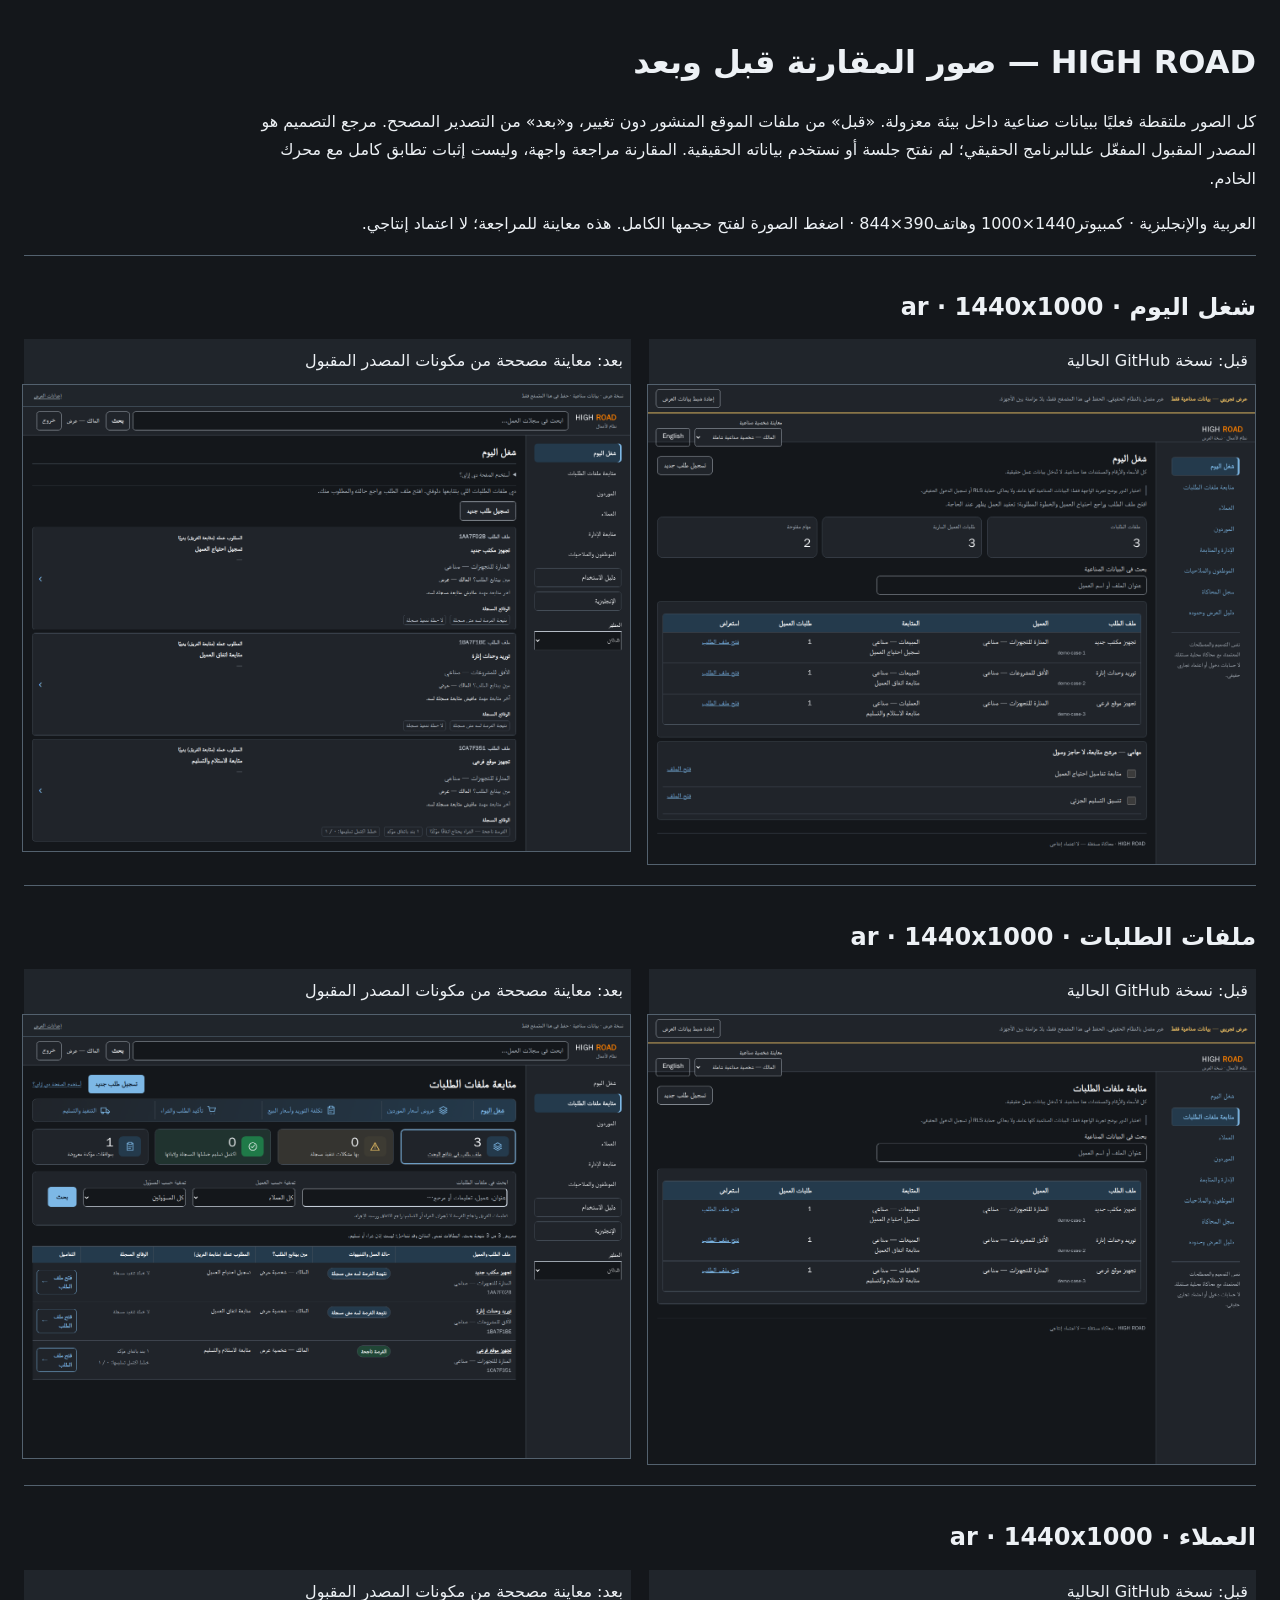
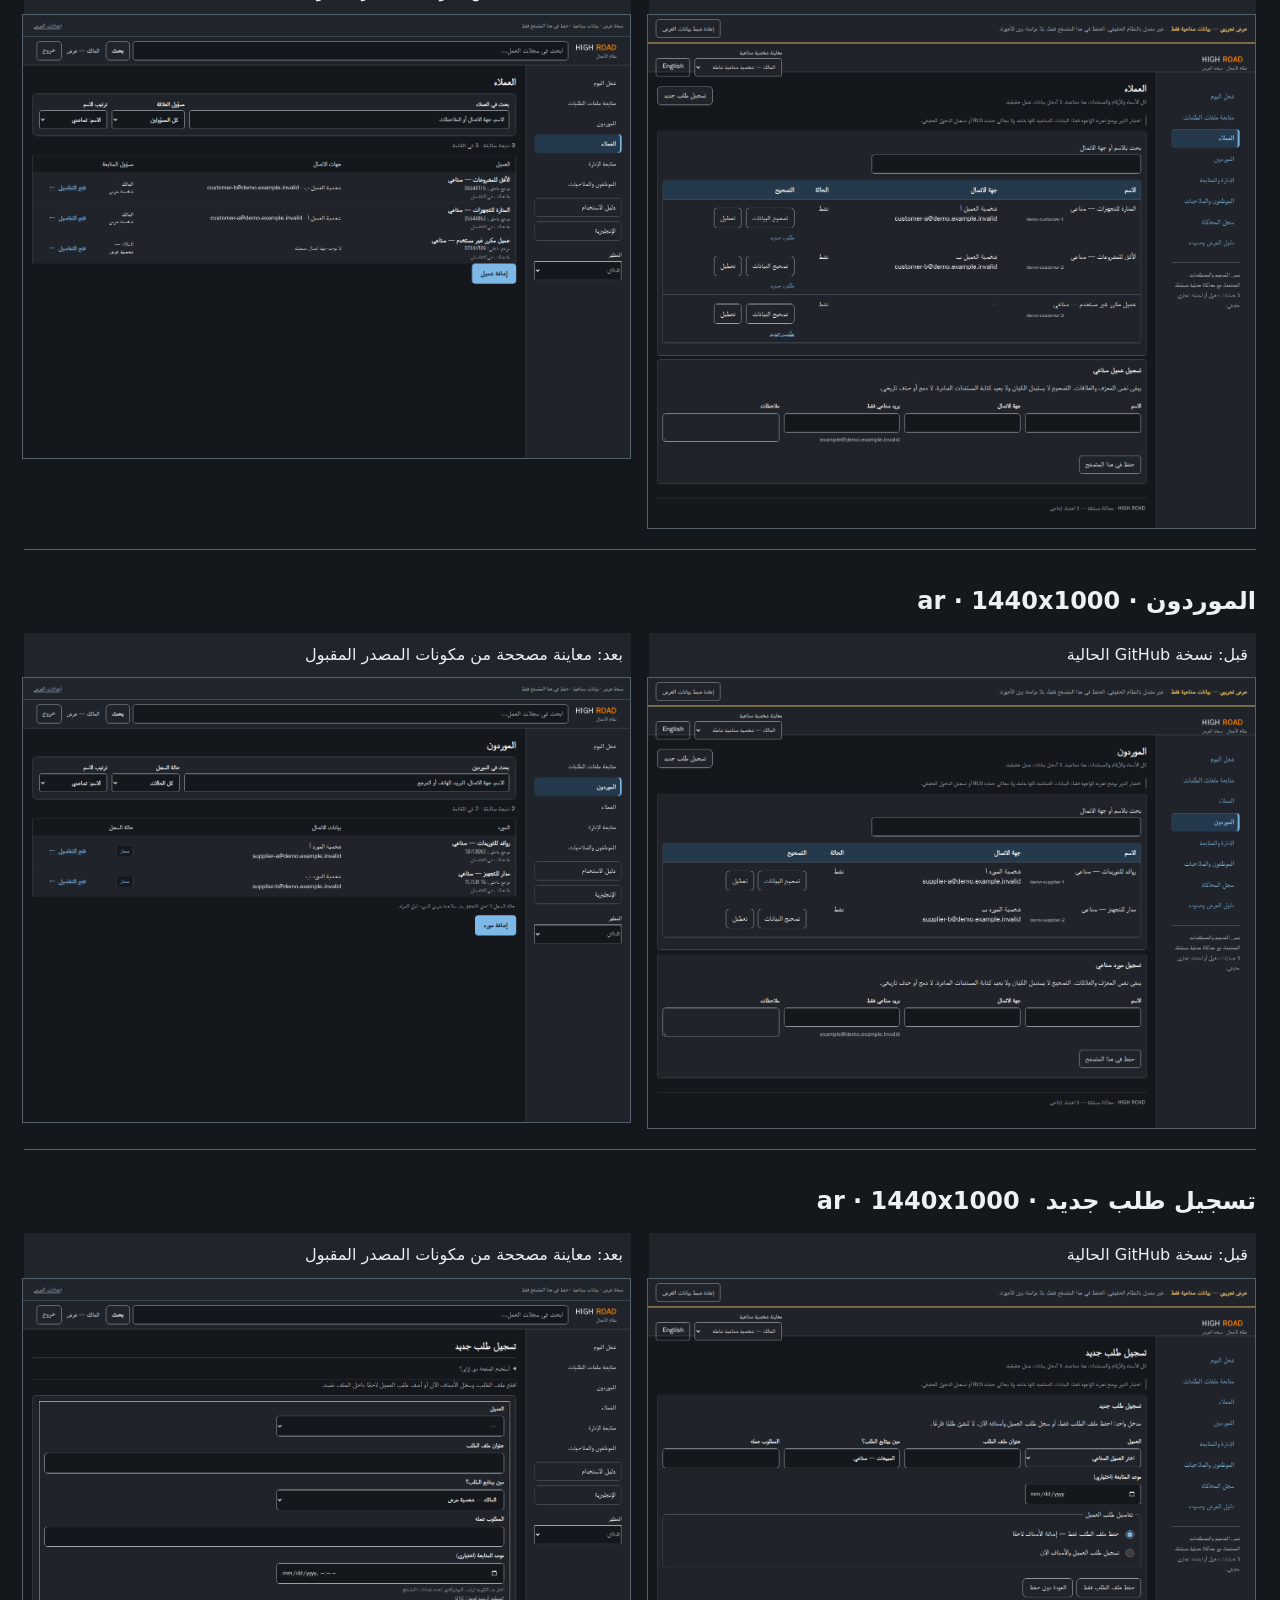
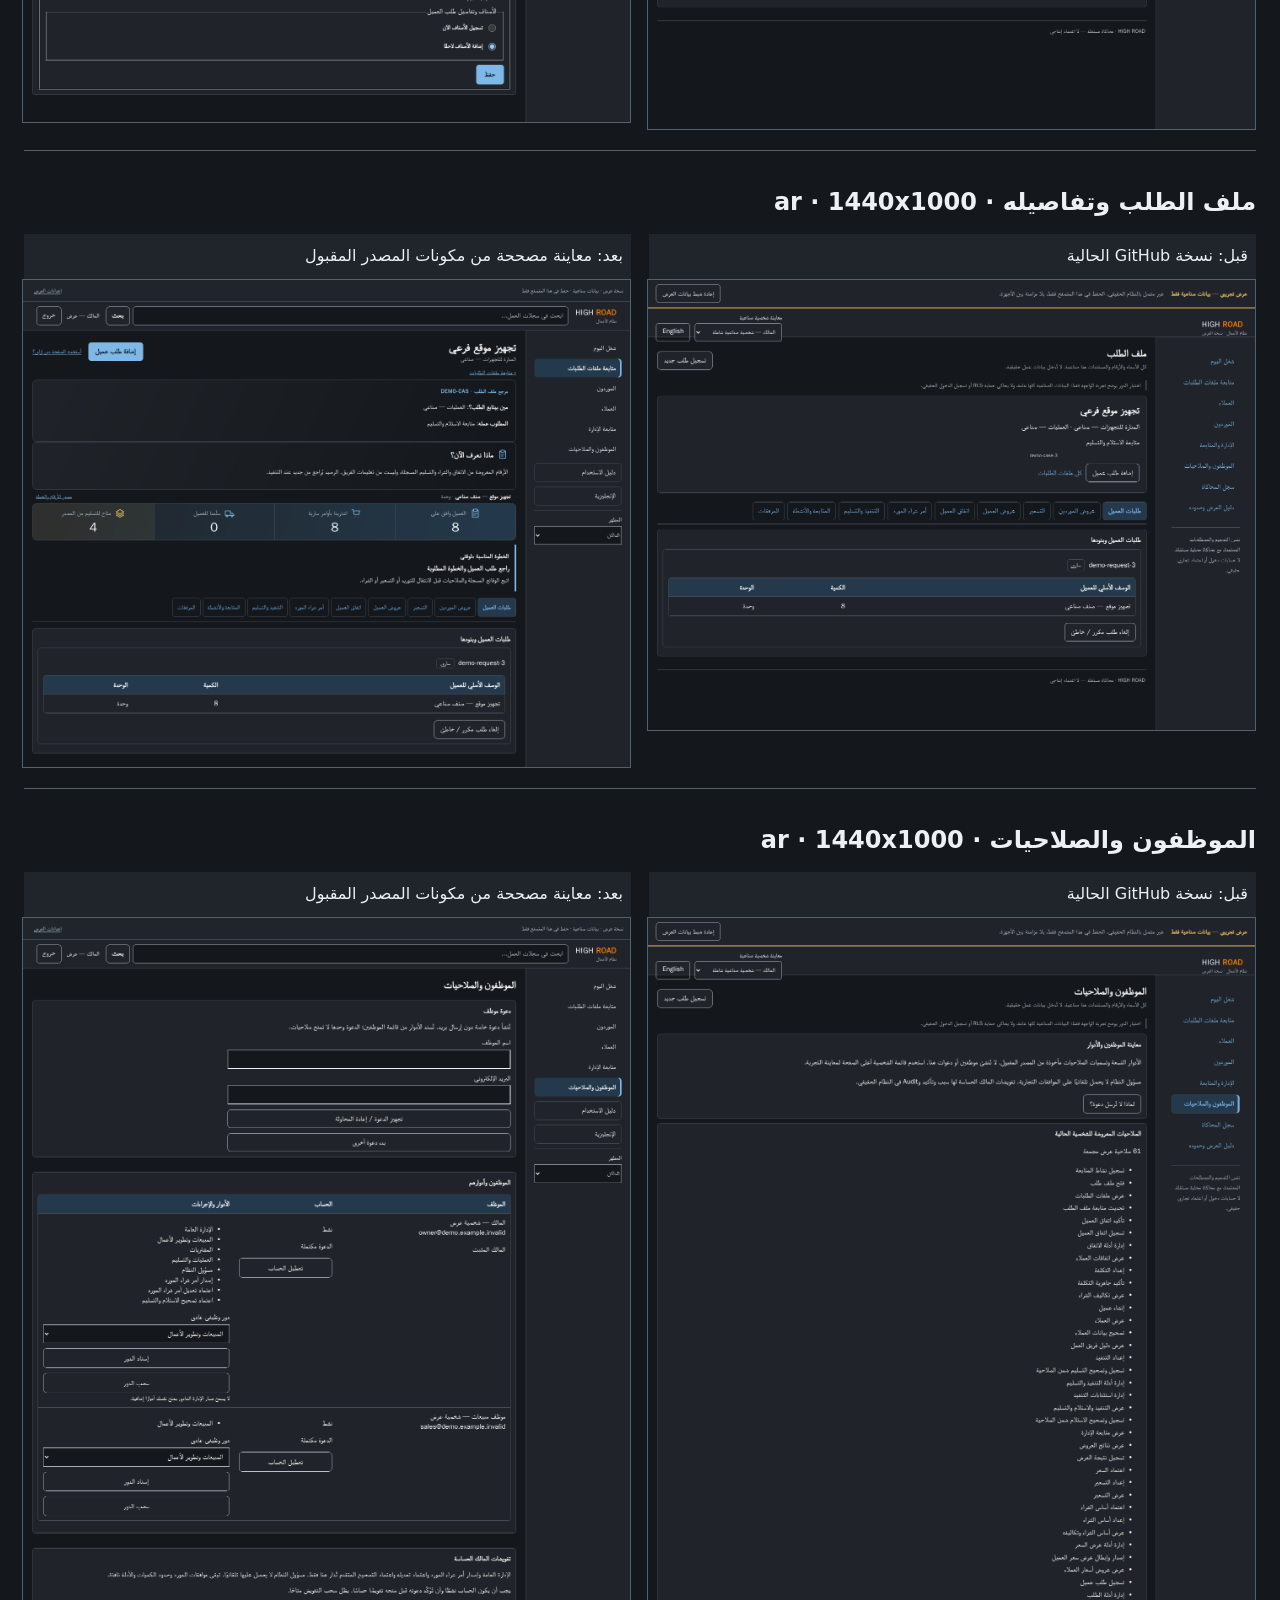
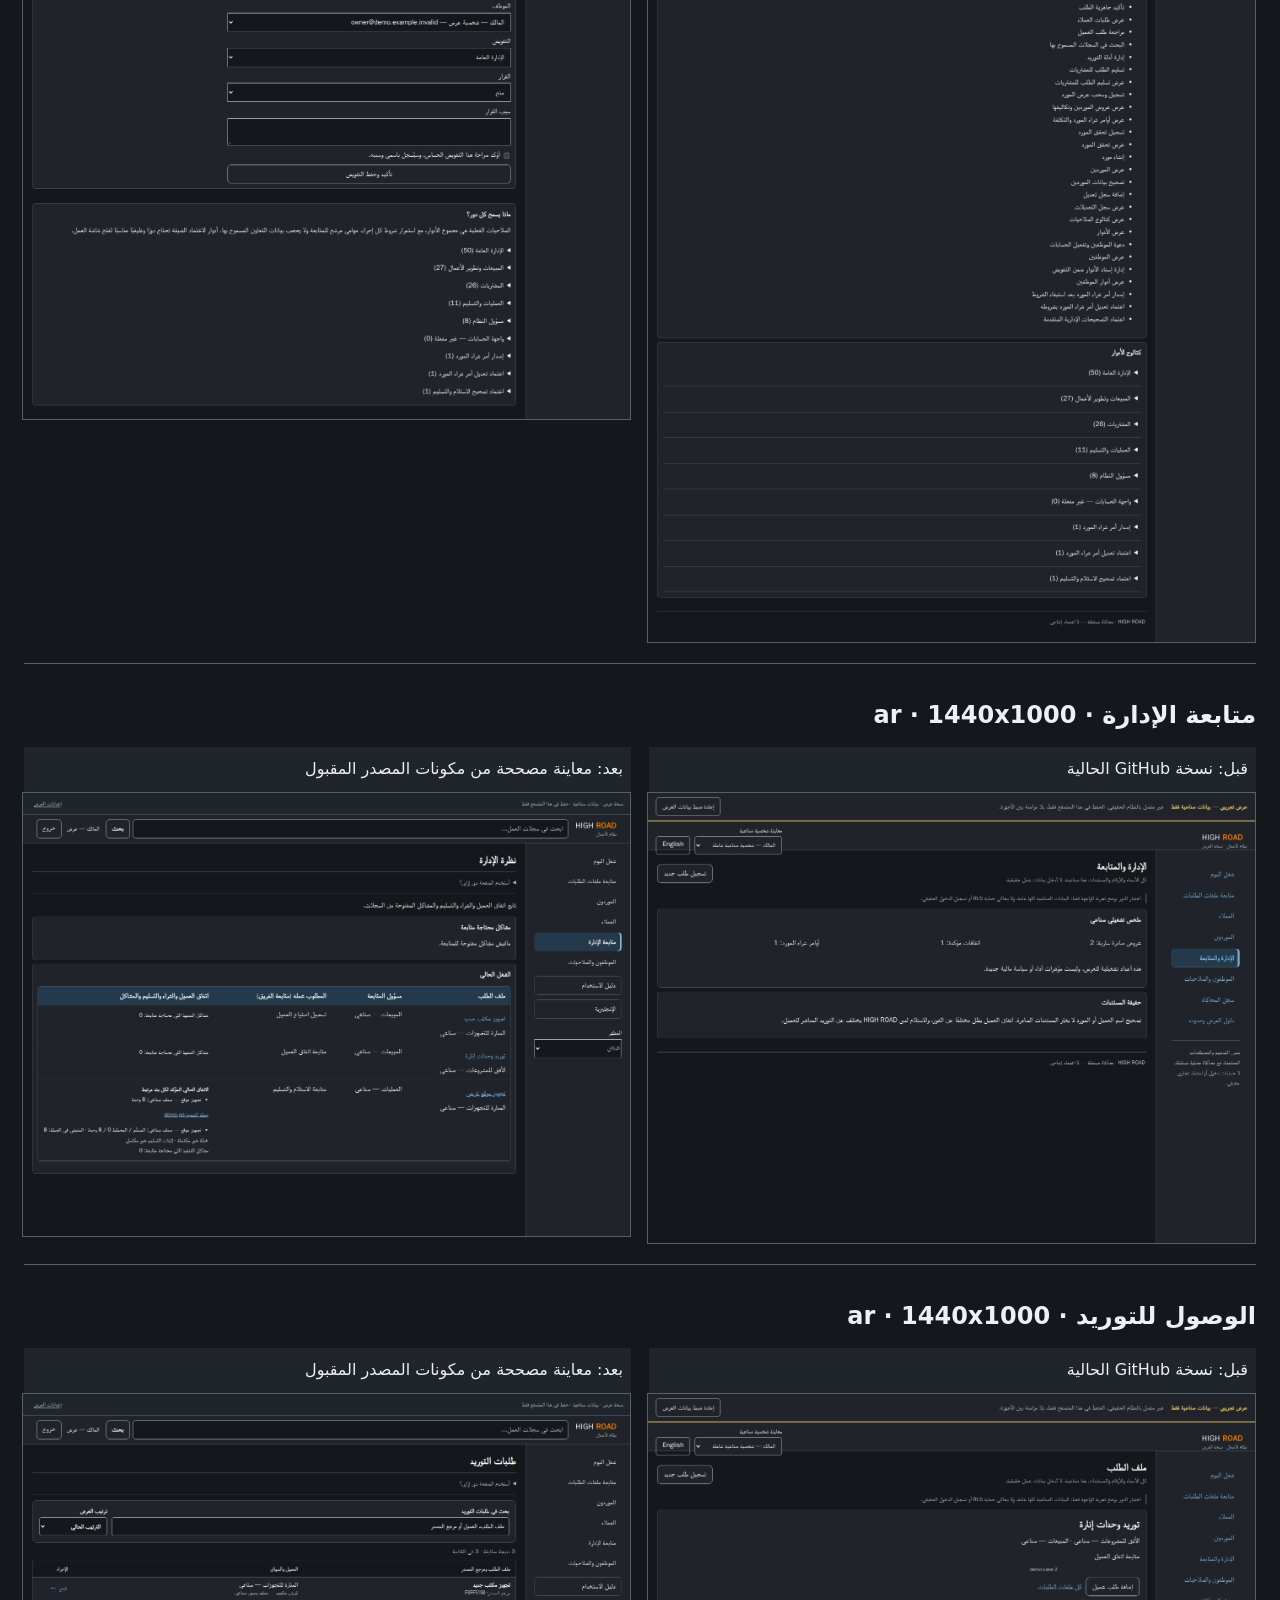
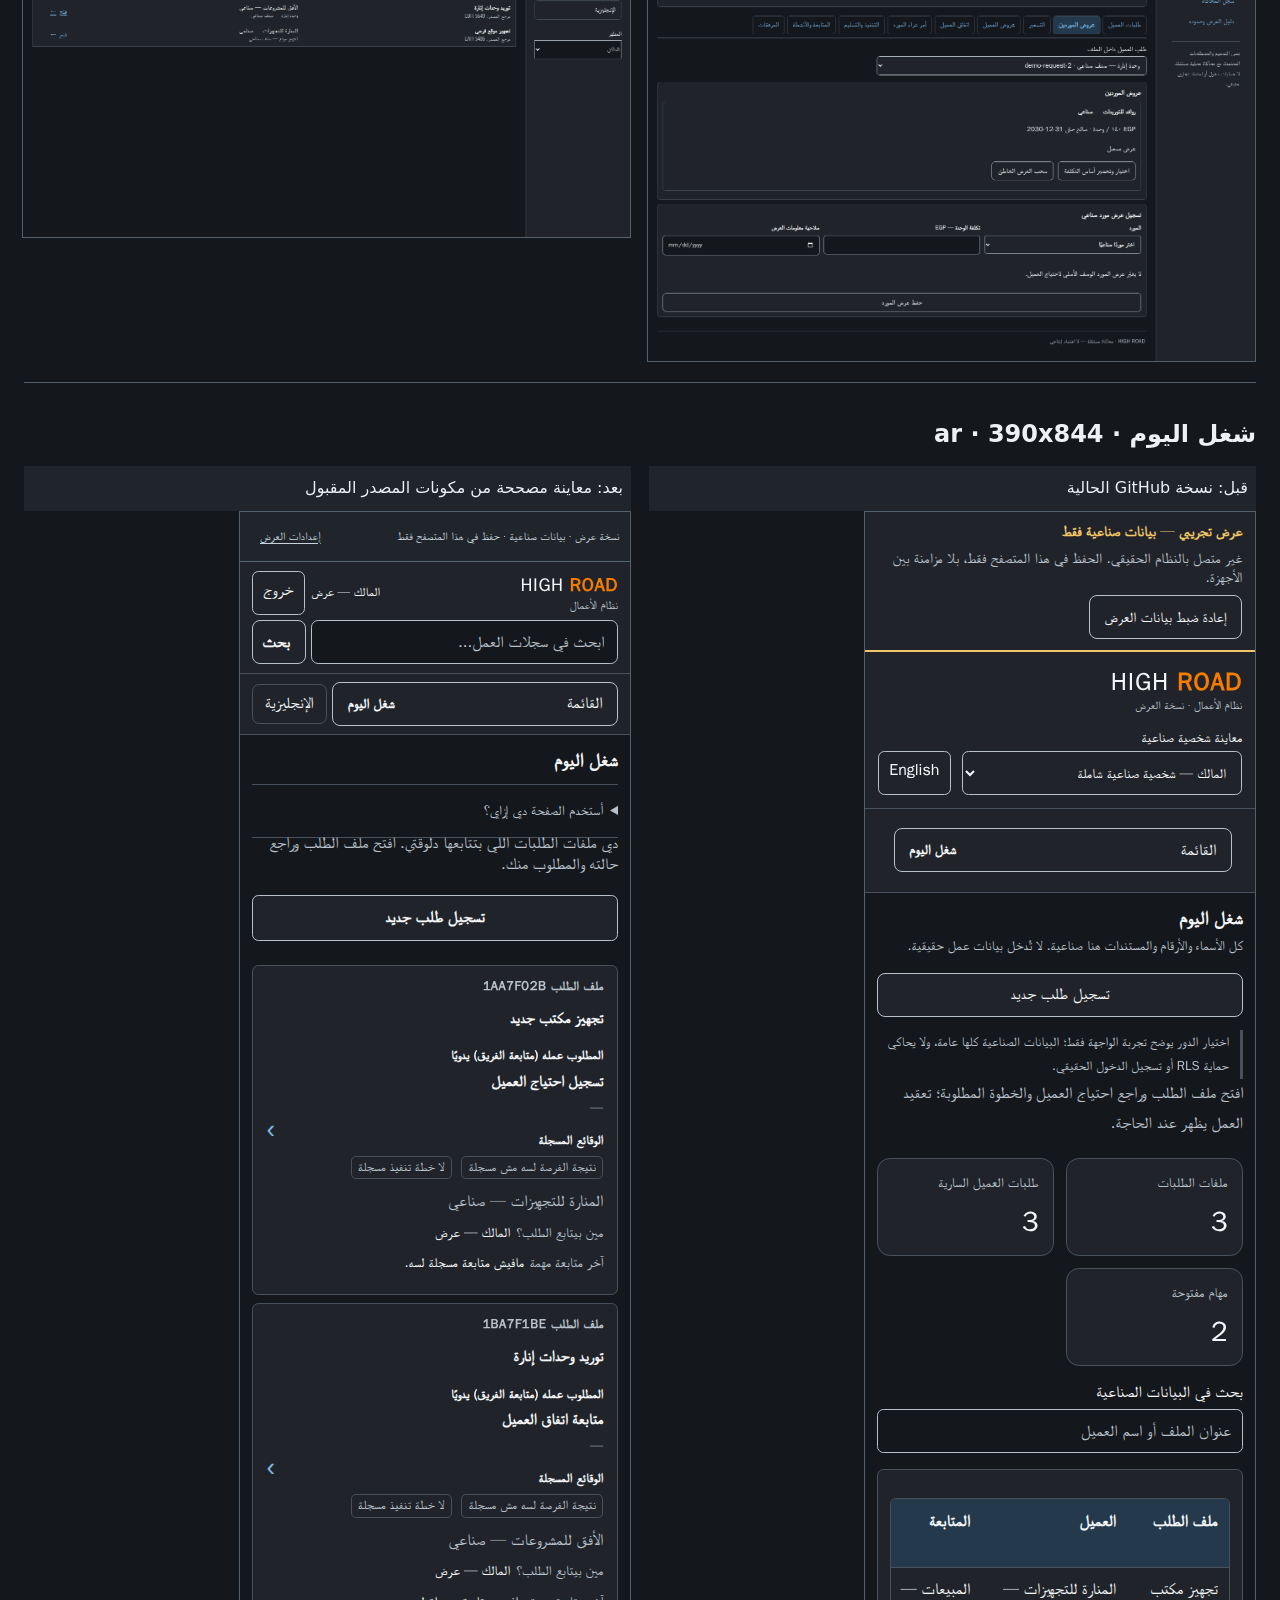
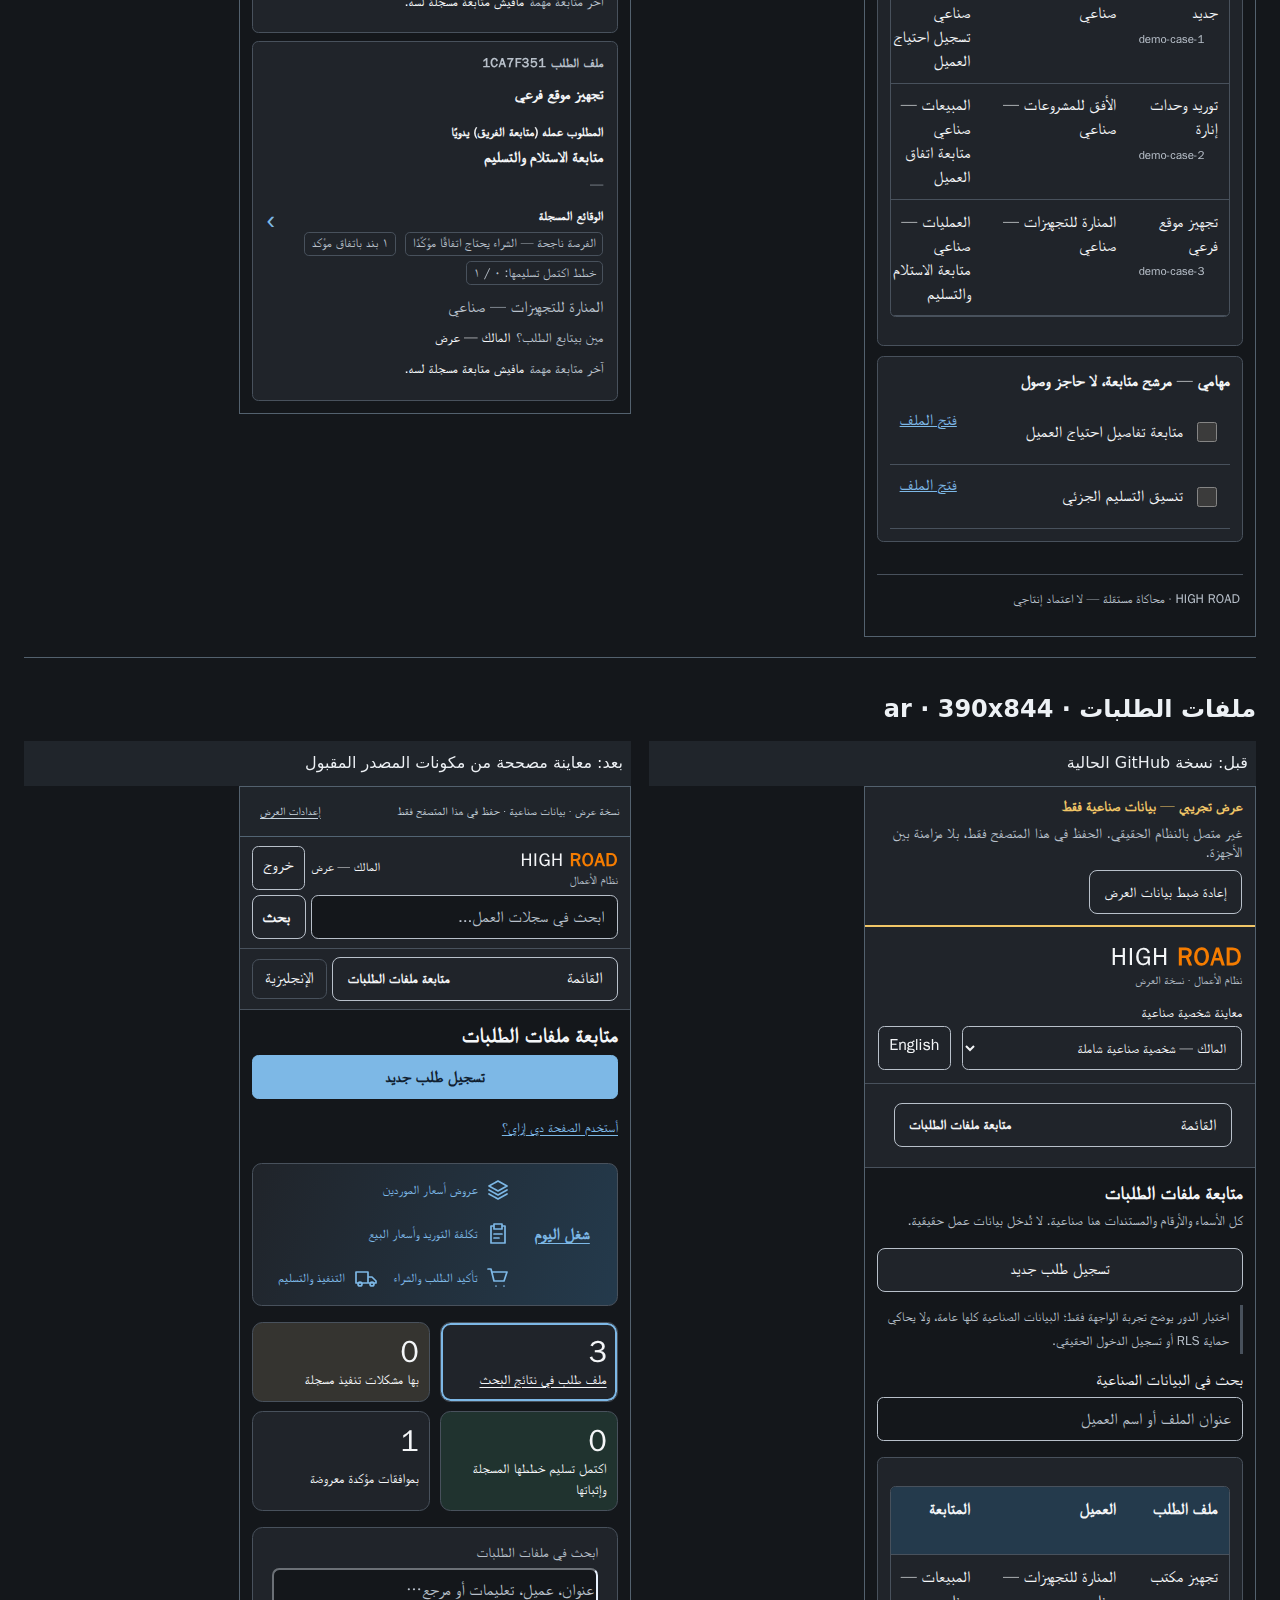
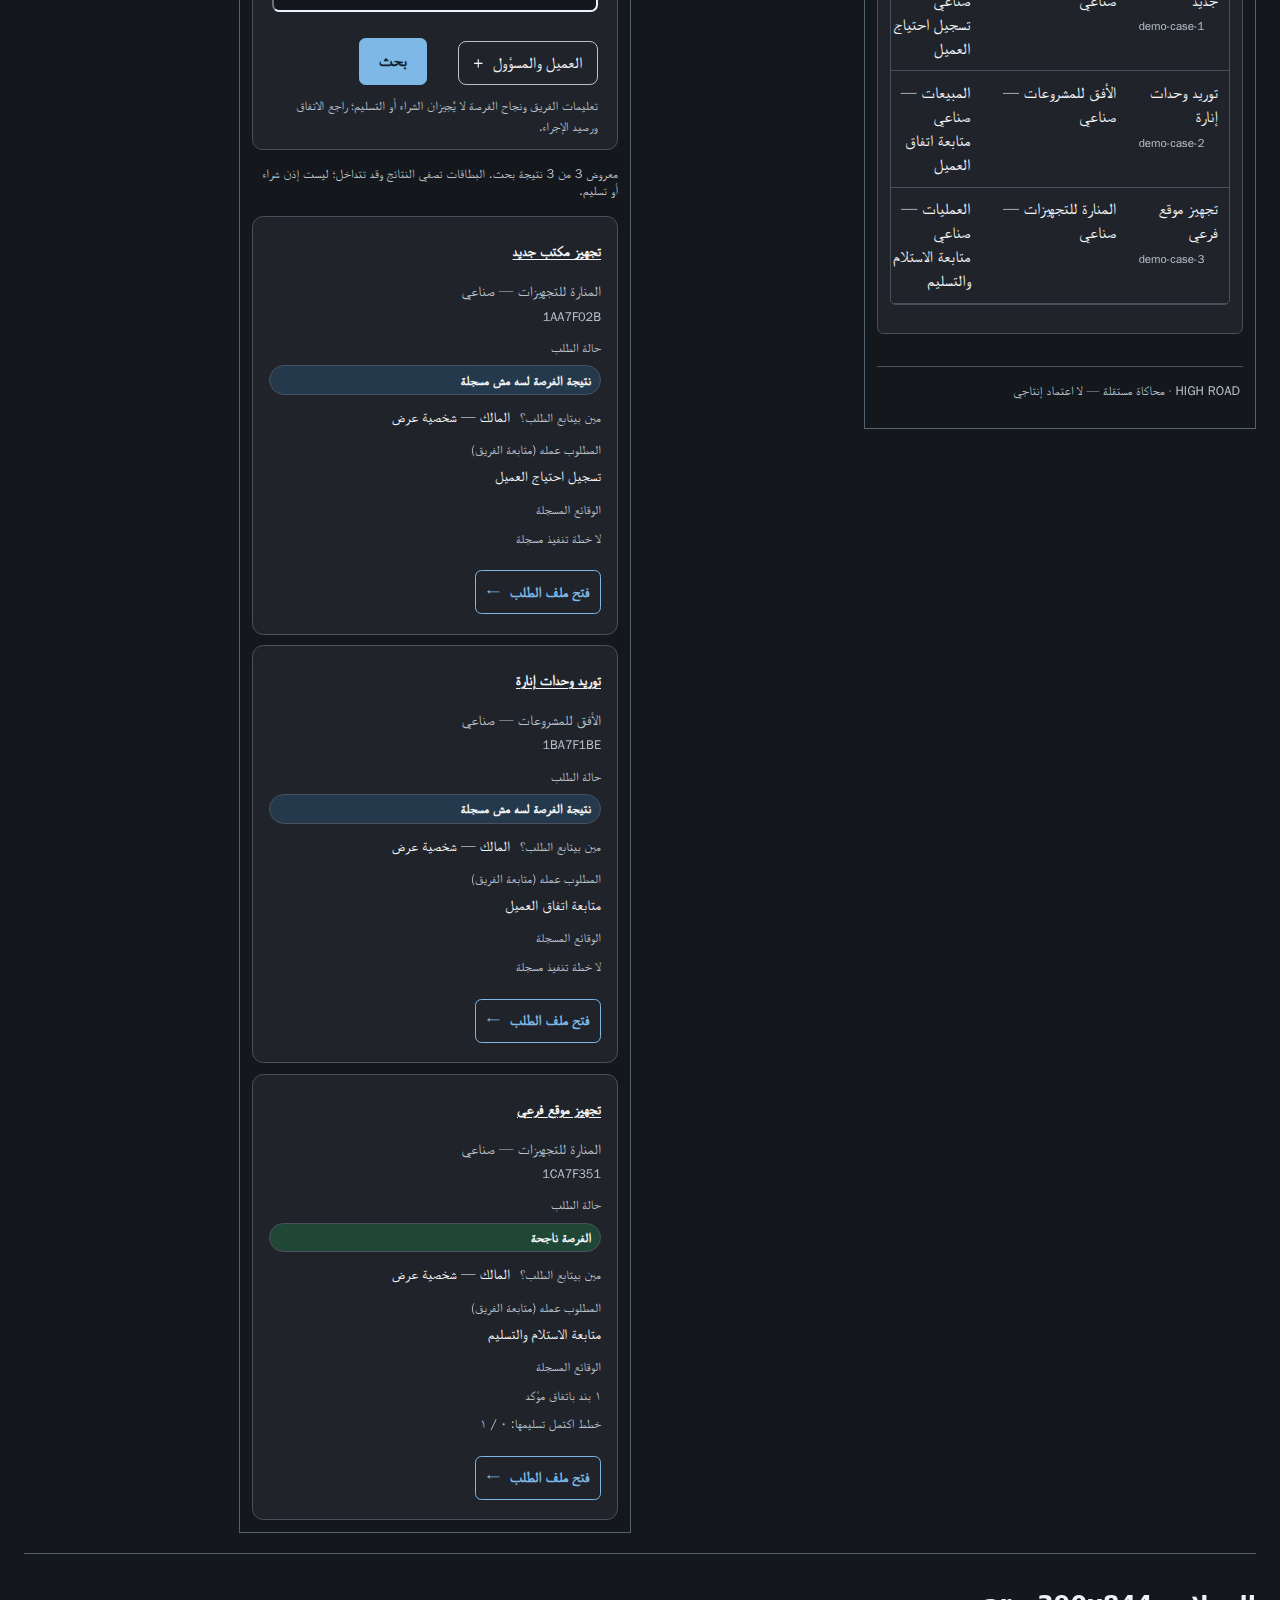
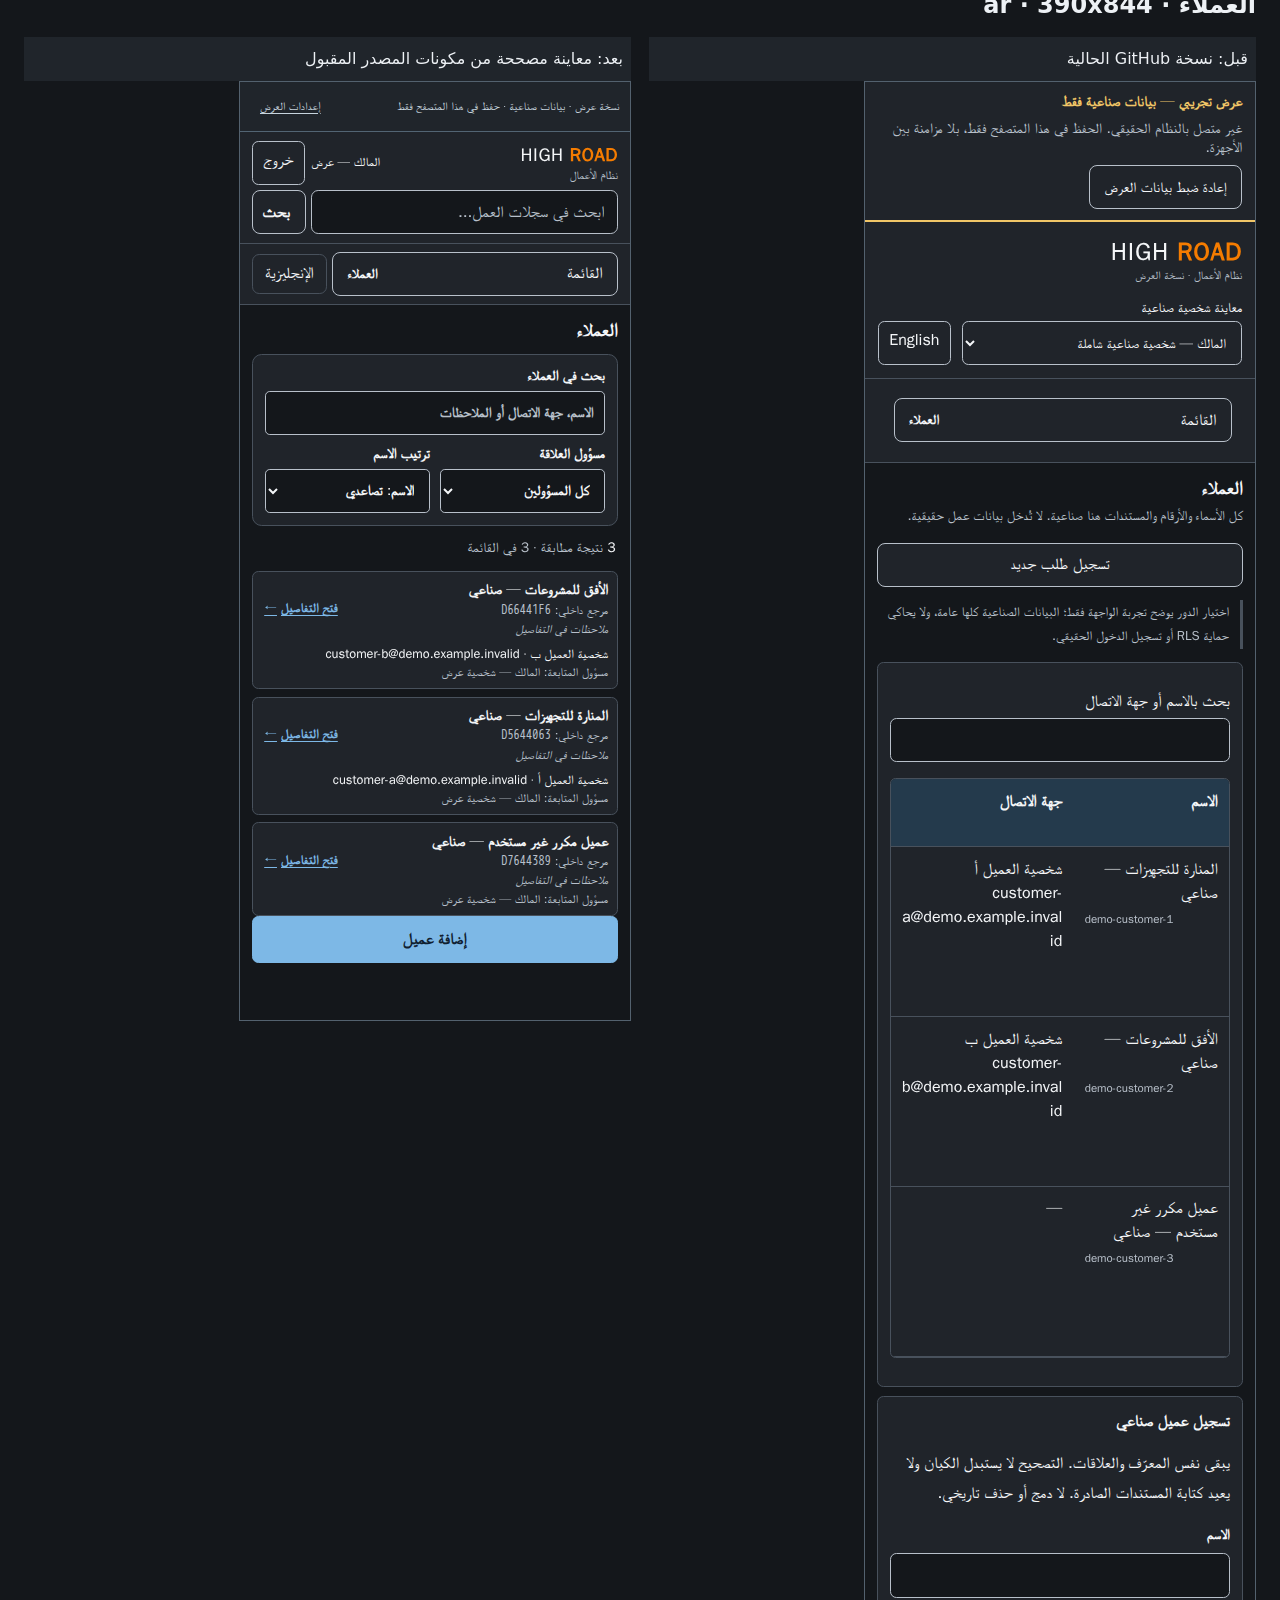
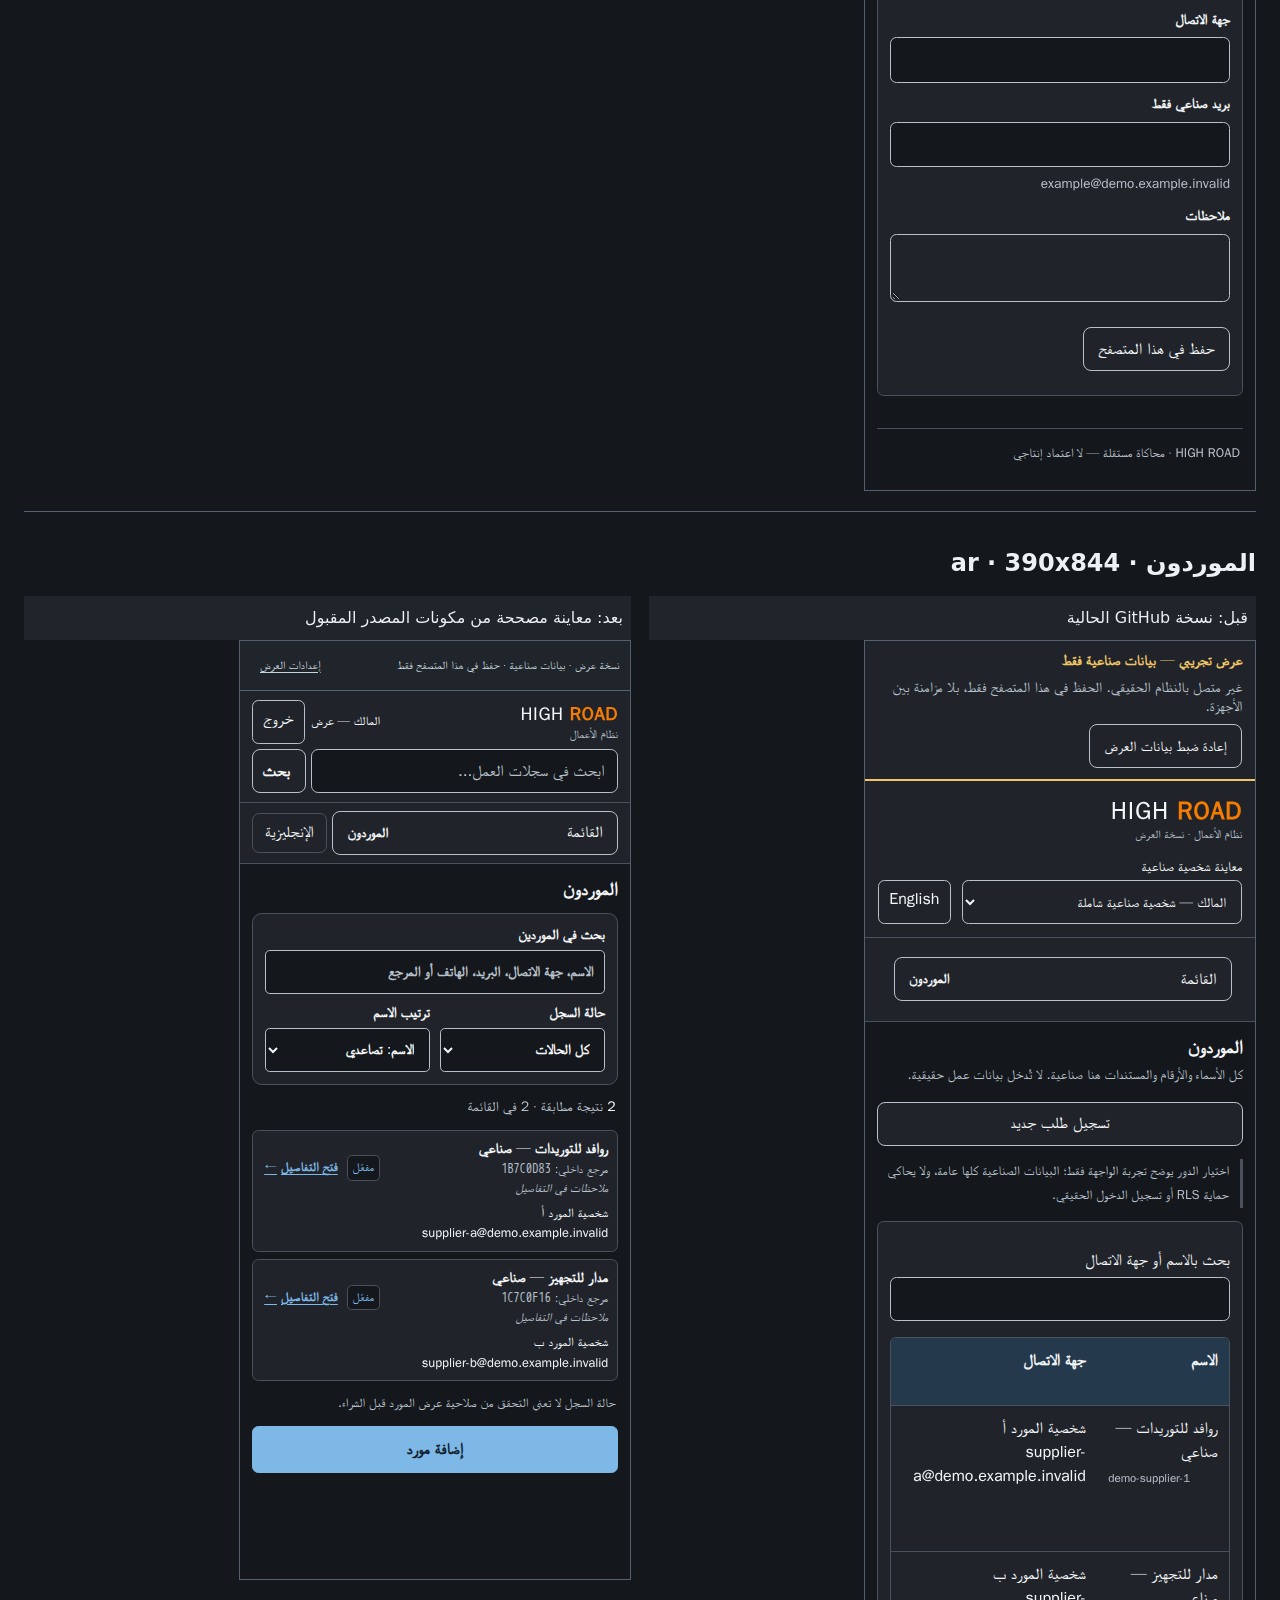
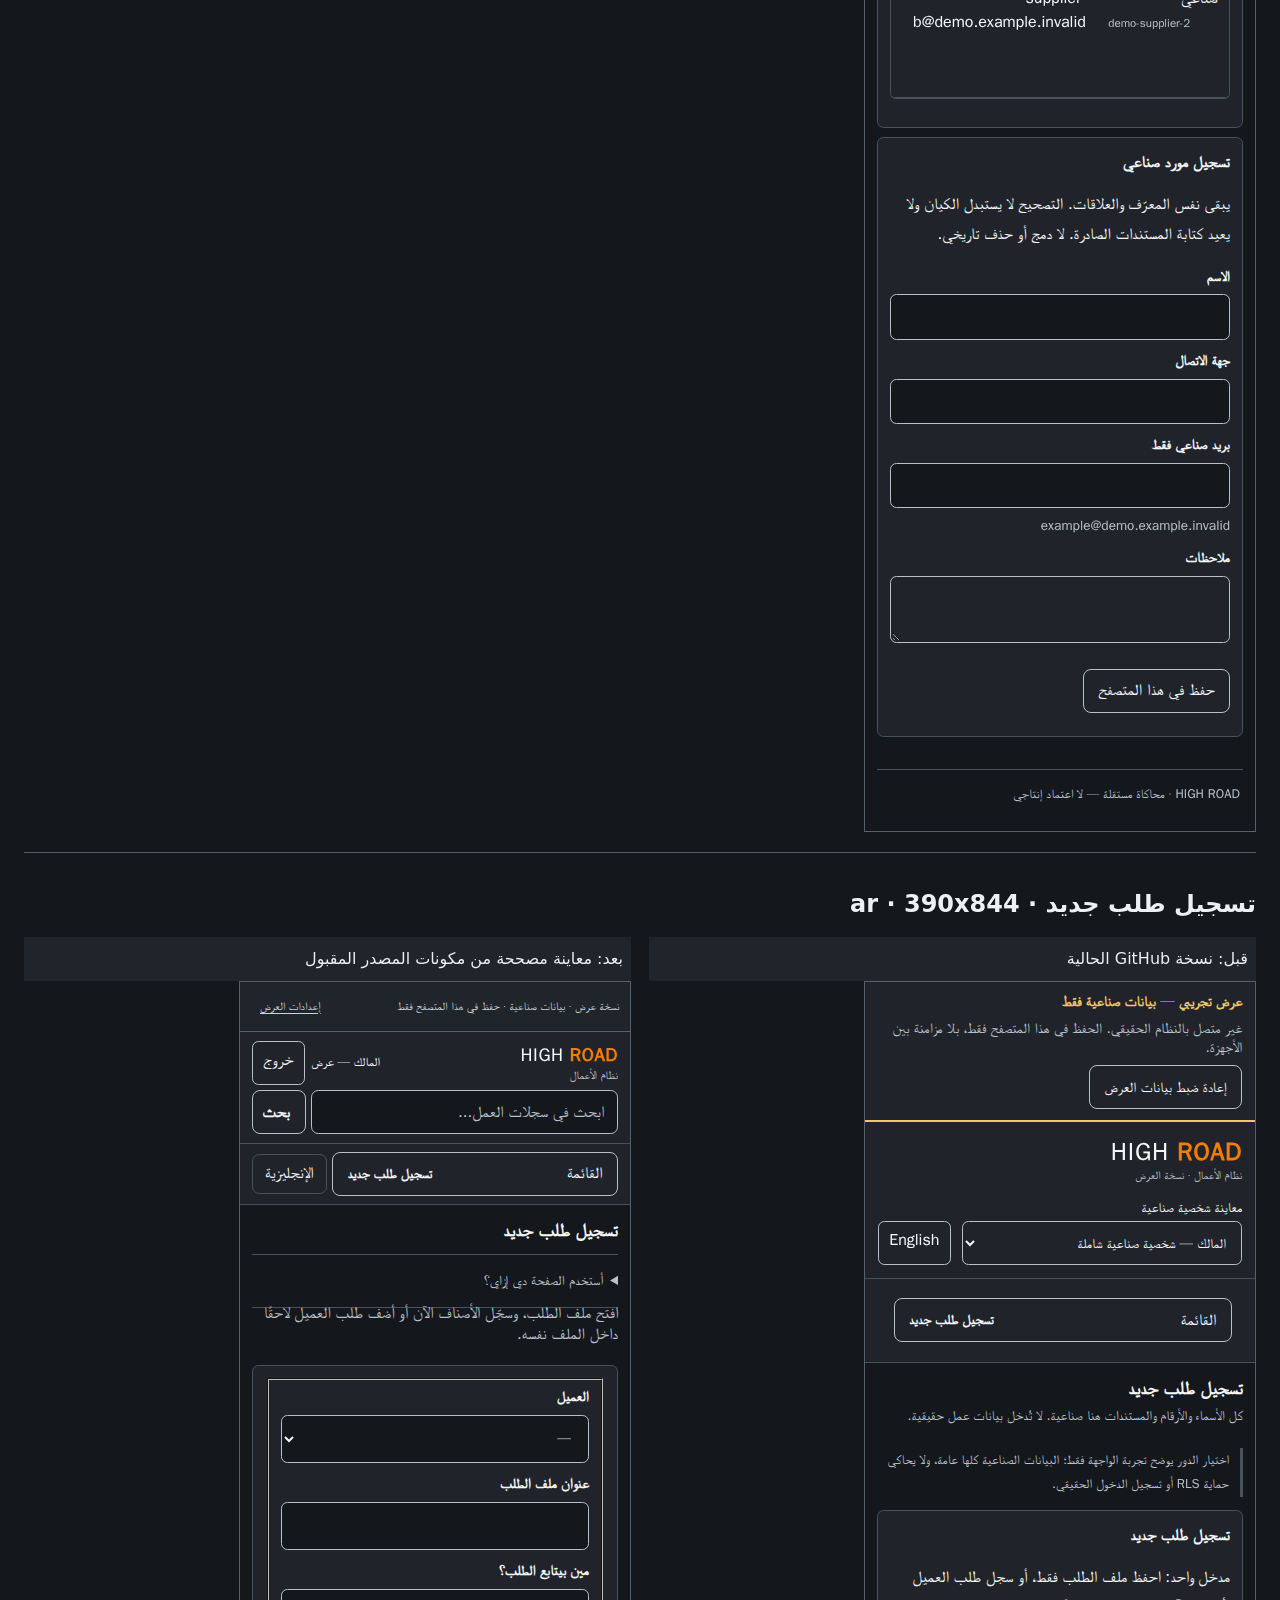
<file: comparison/index.html>
<!doctype html><html lang="ar" dir="rtl"><meta charset="utf-8"><meta http-equiv="Content-Security-Policy" content="default-src 'none'; img-src 'self'; style-src 'unsafe-inline'; base-uri 'none'; form-action 'none'"><meta name="robots" content="noindex,nofollow"><meta name="viewport" content="width=device-width,initial-scale=1"><title>HIGH ROAD — مقارنة العرض</title><style>body{font-family:system-ui,sans-serif;background:#14171b;color:#edf1f5;line-height:1.8;margin:0;padding:24px}h1,h2{margin-block:10px}p{max-width:1000px}section{border-top:1px solid #53616e;padding-block:20px}.pair{display:grid;grid-template-columns:1fr 1fr;gap:18px}figure{margin:0;min-width:0}img{display:block;max-width:100%;height:auto;border:1px solid #53616e}figcaption{padding:8px;background:#20252b}a{color:#9bcced}@media(max-width:700px){.pair{grid-template-columns:1fr}body{padding:12px}}</style><h1>HIGH ROAD — صور المقارنة قبل وبعد</h1><p>كل الصور ملتقطة فعليًا ببيانات صناعية داخل بيئة معزولة. «قبل» من ملفات الموقع المنشور دون تغيير، و«بعد» من التصدير المصحح. مرجع التصميم هو المصدر المقبول المفعّل علىالبرنامج الحقيقي؛ لم نفتح جلسة أو نستخدم بياناته الحقيقية. المقارنة مراجعة واجهة، وليست إثبات تطابق كامل مع محرك الخادم.</p><p>العربية والإنجليزية · كمبيوتر1440×1000 وهاتف390×844 · اضغط الصورة لفتح حجمها الكامل. هذه معاينة للمراجعة؛ لا اعتماد إنتاجي.</p><section><h2>شغل اليوم · ar · 1440x1000</h2><div class="pair"><figure><figcaption>قبل: نسخة GitHub الحالية</figcaption><a href="images/before-dashboard-ar-1440.png"><img loading="lazy" src="images/before-dashboard-ar-1440.png" alt="قبل التصحيح — شغل اليوم · ar · 1440x1000"></a></figure><figure><figcaption>بعد: معاينة مصححة من مكونات المصدر المقبول</figcaption><a href="images/after-dashboard-ar-1440.png"><img loading="lazy" src="images/after-dashboard-ar-1440.png" alt="بعد التصحيح — شغل اليوم · ar · 1440x1000"></a></figure></div></section><section><h2>ملفات الطلبات · ar · 1440x1000</h2><div class="pair"><figure><figcaption>قبل: نسخة GitHub الحالية</figcaption><a href="images/before-cases-ar-1440.png"><img loading="lazy" src="images/before-cases-ar-1440.png" alt="قبل التصحيح — ملفات الطلبات · ar · 1440x1000"></a></figure><figure><figcaption>بعد: معاينة مصححة من مكونات المصدر المقبول</figcaption><a href="images/after-cases-ar-1440.png"><img loading="lazy" src="images/after-cases-ar-1440.png" alt="بعد التصحيح — ملفات الطلبات · ar · 1440x1000"></a></figure></div></section><section><h2>العملاء · ar · 1440x1000</h2><div class="pair"><figure><figcaption>قبل: نسخة GitHub الحالية</figcaption><a href="images/before-customers-ar-1440.png"><img loading="lazy" src="images/before-customers-ar-1440.png" alt="قبل التصحيح — العملاء · ar · 1440x1000"></a></figure><figure><figcaption>بعد: معاينة مصححة من مكونات المصدر المقبول</figcaption><a href="images/after-customers-ar-1440.png"><img loading="lazy" src="images/after-customers-ar-1440.png" alt="بعد التصحيح — العملاء · ar · 1440x1000"></a></figure></div></section><section><h2>الموردون · ar · 1440x1000</h2><div class="pair"><figure><figcaption>قبل: نسخة GitHub الحالية</figcaption><a href="images/before-suppliers-ar-1440.png"><img loading="lazy" src="images/before-suppliers-ar-1440.png" alt="قبل التصحيح — الموردون · ar · 1440x1000"></a></figure><figure><figcaption>بعد: معاينة مصححة من مكونات المصدر المقبول</figcaption><a href="images/after-suppliers-ar-1440.png"><img loading="lazy" src="images/after-suppliers-ar-1440.png" alt="بعد التصحيح — الموردون · ar · 1440x1000"></a></figure></div></section><section><h2>تسجيل طلب جديد · ar · 1440x1000</h2><div class="pair"><figure><figcaption>قبل: نسخة GitHub الحالية</figcaption><a href="images/before-intake-ar-1440.png"><img loading="lazy" src="images/before-intake-ar-1440.png" alt="قبل التصحيح — تسجيل طلب جديد · ar · 1440x1000"></a></figure><figure><figcaption>بعد: معاينة مصححة من مكونات المصدر المقبول</figcaption><a href="images/after-intake-ar-1440.png"><img loading="lazy" src="images/after-intake-ar-1440.png" alt="بعد التصحيح — تسجيل طلب جديد · ar · 1440x1000"></a></figure></div></section><section><h2>ملف الطلب وتفاصيله · ar · 1440x1000</h2><div class="pair"><figure><figcaption>قبل: نسخة GitHub الحالية</figcaption><a href="images/before-case-ar-1440.png"><img loading="lazy" src="images/before-case-ar-1440.png" alt="قبل التصحيح — ملف الطلب وتفاصيله · ar · 1440x1000"></a></figure><figure><figcaption>بعد: معاينة مصححة من مكونات المصدر المقبول</figcaption><a href="images/after-case-ar-1440.png"><img loading="lazy" src="images/after-case-ar-1440.png" alt="بعد التصحيح — ملف الطلب وتفاصيله · ar · 1440x1000"></a></figure></div></section><section><h2>الموظفون والصلاحيات · ar · 1440x1000</h2><div class="pair"><figure><figcaption>قبل: نسخة GitHub الحالية</figcaption><a href="images/before-employees-ar-1440.png"><img loading="lazy" src="images/before-employees-ar-1440.png" alt="قبل التصحيح — الموظفون والصلاحيات · ar · 1440x1000"></a></figure><figure><figcaption>بعد: معاينة مصححة من مكونات المصدر المقبول</figcaption><a href="images/after-employees-ar-1440.png"><img loading="lazy" src="images/after-employees-ar-1440.png" alt="بعد التصحيح — الموظفون والصلاحيات · ar · 1440x1000"></a></figure></div></section><section><h2>متابعة الإدارة · ar · 1440x1000</h2><div class="pair"><figure><figcaption>قبل: نسخة GitHub الحالية</figcaption><a href="images/before-management-ar-1440.png"><img loading="lazy" src="images/before-management-ar-1440.png" alt="قبل التصحيح — متابعة الإدارة · ar · 1440x1000"></a></figure><figure><figcaption>بعد: معاينة مصححة من مكونات المصدر المقبول</figcaption><a href="images/after-management-ar-1440.png"><img loading="lazy" src="images/after-management-ar-1440.png" alt="بعد التصحيح — متابعة الإدارة · ar · 1440x1000"></a></figure></div></section><section><h2>الوصول للتوريد · ar · 1440x1000</h2><div class="pair"><figure><figcaption>قبل: نسخة GitHub الحالية</figcaption><a href="images/before-sourcing-ar-1440.png"><img loading="lazy" src="images/before-sourcing-ar-1440.png" alt="قبل التصحيح — الوصول للتوريد · ar · 1440x1000"></a></figure><figure><figcaption>بعد: معاينة مصححة من مكونات المصدر المقبول</figcaption><a href="images/after-sourcing-ar-1440.png"><img loading="lazy" src="images/after-sourcing-ar-1440.png" alt="بعد التصحيح — الوصول للتوريد · ar · 1440x1000"></a></figure></div></section><section><h2>شغل اليوم · ar · 390x844</h2><div class="pair"><figure><figcaption>قبل: نسخة GitHub الحالية</figcaption><a href="images/before-dashboard-ar-390.png"><img loading="lazy" src="images/before-dashboard-ar-390.png" alt="قبل التصحيح — شغل اليوم · ar · 390x844"></a></figure><figure><figcaption>بعد: معاينة مصححة من مكونات المصدر المقبول</figcaption><a href="images/after-dashboard-ar-390.png"><img loading="lazy" src="images/after-dashboard-ar-390.png" alt="بعد التصحيح — شغل اليوم · ar · 390x844"></a></figure></div></section><section><h2>ملفات الطلبات · ar · 390x844</h2><div class="pair"><figure><figcaption>قبل: نسخة GitHub الحالية</figcaption><a href="images/before-cases-ar-390.png"><img loading="lazy" src="images/before-cases-ar-390.png" alt="قبل التصحيح — ملفات الطلبات · ar · 390x844"></a></figure><figure><figcaption>بعد: معاينة مصححة من مكونات المصدر المقبول</figcaption><a href="images/after-cases-ar-390.png"><img loading="lazy" src="images/after-cases-ar-390.png" alt="بعد التصحيح — ملفات الطلبات · ar · 390x844"></a></figure></div></section><section><h2>العملاء · ar · 390x844</h2><div class="pair"><figure><figcaption>قبل: نسخة GitHub الحالية</figcaption><a href="images/before-customers-ar-390.png"><img loading="lazy" src="images/before-customers-ar-390.png" alt="قبل التصحيح — العملاء · ar · 390x844"></a></figure><figure><figcaption>بعد: معاينة مصححة من مكونات المصدر المقبول</figcaption><a href="images/after-customers-ar-390.png"><img loading="lazy" src="images/after-customers-ar-390.png" alt="بعد التصحيح — العملاء · ar · 390x844"></a></figure></div></section><section><h2>الموردون · ar · 390x844</h2><div class="pair"><figure><figcaption>قبل: نسخة GitHub الحالية</figcaption><a href="images/before-suppliers-ar-390.png"><img loading="lazy" src="images/before-suppliers-ar-390.png" alt="قبل التصحيح — الموردون · ar · 390x844"></a></figure><figure><figcaption>بعد: معاينة مصححة من مكونات المصدر المقبول</figcaption><a href="images/after-suppliers-ar-390.png"><img loading="lazy" src="images/after-suppliers-ar-390.png" alt="بعد التصحيح — الموردون · ar · 390x844"></a></figure></div></section><section><h2>تسجيل طلب جديد · ar · 390x844</h2><div class="pair"><figure><figcaption>قبل: نسخة GitHub الحالية</figcaption><a href="images/before-intake-ar-390.png"><img loading="lazy" src="images/before-intake-ar-390.png" alt="قبل التصحيح — تسجيل طلب جديد · ar · 390x844"></a></figure><figure><figcaption>بعد: معاينة مصححة من مكونات المصدر المقبول</figcaption><a href="images/after-intake-ar-390.png"><img loading="lazy" src="images/after-intake-ar-390.png" alt="بعد التصحيح — تسجيل طلب جديد · ar · 390x844"></a></figure></div></section><section><h2>ملف الطلب وتفاصيله · ar · 390x844</h2><div class="pair"><figure><figcaption>قبل: نسخة GitHub الحالية</figcaption><a href="images/before-case-ar-390.png"><img loading="lazy" src="images/before-case-ar-390.png" alt="قبل التصحيح — ملف الطلب وتفاصيله · ar · 390x844"></a></figure><figure><figcaption>بعد: معاينة مصححة من مكونات المصدر المقبول</figcaption><a href="images/after-case-ar-390.png"><img loading="lazy" src="images/after-case-ar-390.png" alt="بعد التصحيح — ملف الطلب وتفاصيله · ar · 390x844"></a></figure></div></section><section><h2>الموظفون والصلاحيات · ar · 390x844</h2><div class="pair"><figure><figcaption>قبل: نسخة GitHub الحالية</figcaption><a href="images/before-employees-ar-390.png"><img loading="lazy" src="images/before-employees-ar-390.png" alt="قبل التصحيح — الموظفون والصلاحيات · ar · 390x844"></a></figure><figure><figcaption>بعد: معاينة مصححة من مكونات المصدر المقبول</figcaption><a href="images/after-employees-ar-390.png"><img loading="lazy" src="images/after-employees-ar-390.png" alt="بعد التصحيح — الموظفون والصلاحيات · ar · 390x844"></a></figure></div></section><section><h2>متابعة الإدارة · ar · 390x844</h2><div class="pair"><figure><figcaption>قبل: نسخة GitHub الحالية</figcaption><a href="images/before-management-ar-390.png"><img loading="lazy" src="images/before-management-ar-390.png" alt="قبل التصحيح — متابعة الإدارة · ar · 390x844"></a></figure><figure><figcaption>بعد: معاينة مصححة من مكونات المصدر المقبول</figcaption><a href="images/after-management-ar-390.png"><img loading="lazy" src="images/after-management-ar-390.png" alt="بعد التصحيح — متابعة الإدارة · ar · 390x844"></a></figure></div></section><section><h2>الوصول للتوريد · ar · 390x844</h2><div class="pair"><figure><figcaption>قبل: نسخة GitHub الحالية</figcaption><a href="images/before-sourcing-ar-390.png"><img loading="lazy" src="images/before-sourcing-ar-390.png" alt="قبل التصحيح — الوصول للتوريد · ar · 390x844"></a></figure><figure><figcaption>بعد: معاينة مصححة من مكونات المصدر المقبول</figcaption><a href="images/after-sourcing-ar-390.png"><img loading="lazy" src="images/after-sourcing-ar-390.png" alt="بعد التصحيح — الوصول للتوريد · ar · 390x844"></a></figure></div></section><section><h2>شغل اليوم · en · 1440x1000</h2><div class="pair"><figure><figcaption>قبل: نسخة GitHub الحالية</figcaption><a href="images/before-dashboard-en-1440.png"><img loading="lazy" src="images/before-dashboard-en-1440.png" alt="قبل التصحيح — شغل اليوم · en · 1440x1000"></a></figure><figure><figcaption>بعد: معاينة مصححة من مكونات المصدر المقبول</figcaption><a href="images/after-dashboard-en-1440.png"><img loading="lazy" src="images/after-dashboard-en-1440.png" alt="بعد التصحيح — شغل اليوم · en · 1440x1000"></a></figure></div></section><section><h2>ملفات الطلبات · en · 1440x1000</h2><div class="pair"><figure><figcaption>قبل: نسخة GitHub الحالية</figcaption><a href="images/before-cases-en-1440.png"><img loading="lazy" src="images/before-cases-en-1440.png" alt="قبل التصحيح — ملفات الطلبات · en · 1440x1000"></a></figure><figure><figcaption>بعد: معاينة مصححة من مكونات المصدر المقبول</figcaption><a href="images/after-cases-en-1440.png"><img loading="lazy" src="images/after-cases-en-1440.png" alt="بعد التصحيح — ملفات الطلبات · en · 1440x1000"></a></figure></div></section><section><h2>العملاء · en · 1440x1000</h2><div class="pair"><figure><figcaption>قبل: نسخة GitHub الحالية</figcaption><a href="images/before-customers-en-1440.png"><img loading="lazy" src="images/before-customers-en-1440.png" alt="قبل التصحيح — العملاء · en · 1440x1000"></a></figure><figure><figcaption>بعد: معاينة مصححة من مكونات المصدر المقبول</figcaption><a href="images/after-customers-en-1440.png"><img loading="lazy" src="images/after-customers-en-1440.png" alt="بعد التصحيح — العملاء · en · 1440x1000"></a></figure></div></section><section><h2>الموردون · en · 1440x1000</h2><div class="pair"><figure><figcaption>قبل: نسخة GitHub الحالية</figcaption><a href="images/before-suppliers-en-1440.png"><img loading="lazy" src="images/before-suppliers-en-1440.png" alt="قبل التصحيح — الموردون · en · 1440x1000"></a></figure><figure><figcaption>بعد: معاينة مصححة من مكونات المصدر المقبول</figcaption><a href="images/after-suppliers-en-1440.png"><img loading="lazy" src="images/after-suppliers-en-1440.png" alt="بعد التصحيح — الموردون · en · 1440x1000"></a></figure></div></section><section><h2>تسجيل طلب جديد · en · 1440x1000</h2><div class="pair"><figure><figcaption>قبل: نسخة GitHub الحالية</figcaption><a href="images/before-intake-en-1440.png"><img loading="lazy" src="images/before-intake-en-1440.png" alt="قبل التصحيح — تسجيل طلب جديد · en · 1440x1000"></a></figure><figure><figcaption>بعد: معاينة مصححة من مكونات المصدر المقبول</figcaption><a href="images/after-intake-en-1440.png"><img loading="lazy" src="images/after-intake-en-1440.png" alt="بعد التصحيح — تسجيل طلب جديد · en · 1440x1000"></a></figure></div></section><section><h2>ملف الطلب وتفاصيله · en · 1440x1000</h2><div class="pair"><figure><figcaption>قبل: نسخة GitHub الحالية</figcaption><a href="images/before-case-en-1440.png"><img loading="lazy" src="images/before-case-en-1440.png" alt="قبل التصحيح — ملف الطلب وتفاصيله · en · 1440x1000"></a></figure><figure><figcaption>بعد: معاينة مصححة من مكونات المصدر المقبول</figcaption><a href="images/after-case-en-1440.png"><img loading="lazy" src="images/after-case-en-1440.png" alt="بعد التصحيح — ملف الطلب وتفاصيله · en · 1440x1000"></a></figure></div></section><section><h2>الموظفون والصلاحيات · en · 1440x1000</h2><div class="pair"><figure><figcaption>قبل: نسخة GitHub الحالية</figcaption><a href="images/before-employees-en-1440.png"><img loading="lazy" src="images/before-employees-en-1440.png" alt="قبل التصحيح — الموظفون والصلاحيات · en · 1440x1000"></a></figure><figure><figcaption>بعد: معاينة مصححة من مكونات المصدر المقبول</figcaption><a href="images/after-employees-en-1440.png"><img loading="lazy" src="images/after-employees-en-1440.png" alt="بعد التصحيح — الموظفون والصلاحيات · en · 1440x1000"></a></figure></div></section><section><h2>متابعة الإدارة · en · 1440x1000</h2><div class="pair"><figure><figcaption>قبل: نسخة GitHub الحالية</figcaption><a href="images/before-management-en-1440.png"><img loading="lazy" src="images/before-management-en-1440.png" alt="قبل التصحيح — متابعة الإدارة · en · 1440x1000"></a></figure><figure><figcaption>بعد: معاينة مصححة من مكونات المصدر المقبول</figcaption><a href="images/after-management-en-1440.png"><img loading="lazy" src="images/after-management-en-1440.png" alt="بعد التصحيح — متابعة الإدارة · en · 1440x1000"></a></figure></div></section><section><h2>الوصول للتوريد · en · 1440x1000</h2><div class="pair"><figure><figcaption>قبل: نسخة GitHub الحالية</figcaption><a href="images/before-sourcing-en-1440.png"><img loading="lazy" src="images/before-sourcing-en-1440.png" alt="قبل التصحيح — الوصول للتوريد · en · 1440x1000"></a></figure><figure><figcaption>بعد: معاينة مصححة من مكونات المصدر المقبول</figcaption><a href="images/after-sourcing-en-1440.png"><img loading="lazy" src="images/after-sourcing-en-1440.png" alt="بعد التصحيح — الوصول للتوريد · en · 1440x1000"></a></figure></div></section><section><h2>شغل اليوم · en · 390x844</h2><div class="pair"><figure><figcaption>قبل: نسخة GitHub الحالية</figcaption><a href="images/before-dashboard-en-390.png"><img loading="lazy" src="images/before-dashboard-en-390.png" alt="قبل التصحيح — شغل اليوم · en · 390x844"></a></figure><figure><figcaption>بعد: معاينة مصححة من مكونات المصدر المقبول</figcaption><a href="images/after-dashboard-en-390.png"><img loading="lazy" src="images/after-dashboard-en-390.png" alt="بعد التصحيح — شغل اليوم · en · 390x844"></a></figure></div></section><section><h2>ملفات الطلبات · en · 390x844</h2><div class="pair"><figure><figcaption>قبل: نسخة GitHub الحالية</figcaption><a href="images/before-cases-en-390.png"><img loading="lazy" src="images/before-cases-en-390.png" alt="قبل التصحيح — ملفات الطلبات · en · 390x844"></a></figure><figure><figcaption>بعد: معاينة مصححة من مكونات المصدر المقبول</figcaption><a href="images/after-cases-en-390.png"><img loading="lazy" src="images/after-cases-en-390.png" alt="بعد التصحيح — ملفات الطلبات · en · 390x844"></a></figure></div></section><section><h2>العملاء · en · 390x844</h2><div class="pair"><figure><figcaption>قبل: نسخة GitHub الحالية</figcaption><a href="images/before-customers-en-390.png"><img loading="lazy" src="images/before-customers-en-390.png" alt="قبل التصحيح — العملاء · en · 390x844"></a></figure><figure><figcaption>بعد: معاينة مصححة من مكونات المصدر المقبول</figcaption><a href="images/after-customers-en-390.png"><img loading="lazy" src="images/after-customers-en-390.png" alt="بعد التصحيح — العملاء · en · 390x844"></a></figure></div></section><section><h2>الموردون · en · 390x844</h2><div class="pair"><figure><figcaption>قبل: نسخة GitHub الحالية</figcaption><a href="images/before-suppliers-en-390.png"><img loading="lazy" src="images/before-suppliers-en-390.png" alt="قبل التصحيح — الموردون · en · 390x844"></a></figure><figure><figcaption>بعد: معاينة مصححة من مكونات المصدر المقبول</figcaption><a href="images/after-suppliers-en-390.png"><img loading="lazy" src="images/after-suppliers-en-390.png" alt="بعد التصحيح — الموردون · en · 390x844"></a></figure></div></section><section><h2>تسجيل طلب جديد · en · 390x844</h2><div class="pair"><figure><figcaption>قبل: نسخة GitHub الحالية</figcaption><a href="images/before-intake-en-390.png"><img loading="lazy" src="images/before-intake-en-390.png" alt="قبل التصحيح — تسجيل طلب جديد · en · 390x844"></a></figure><figure><figcaption>بعد: معاينة مصححة من مكونات المصدر المقبول</figcaption><a href="images/after-intake-en-390.png"><img loading="lazy" src="images/after-intake-en-390.png" alt="بعد التصحيح — تسجيل طلب جديد · en · 390x844"></a></figure></div></section><section><h2>ملف الطلب وتفاصيله · en · 390x844</h2><div class="pair"><figure><figcaption>قبل: نسخة GitHub الحالية</figcaption><a href="images/before-case-en-390.png"><img loading="lazy" src="images/before-case-en-390.png" alt="قبل التصحيح — ملف الطلب وتفاصيله · en · 390x844"></a></figure><figure><figcaption>بعد: معاينة مصححة من مكونات المصدر المقبول</figcaption><a href="images/after-case-en-390.png"><img loading="lazy" src="images/after-case-en-390.png" alt="بعد التصحيح — ملف الطلب وتفاصيله · en · 390x844"></a></figure></div></section><section><h2>الموظفون والصلاحيات · en · 390x844</h2><div class="pair"><figure><figcaption>قبل: نسخة GitHub الحالية</figcaption><a href="images/before-employees-en-390.png"><img loading="lazy" src="images/before-employees-en-390.png" alt="قبل التصحيح — الموظفون والصلاحيات · en · 390x844"></a></figure><figure><figcaption>بعد: معاينة مصححة من مكونات المصدر المقبول</figcaption><a href="images/after-employees-en-390.png"><img loading="lazy" src="images/after-employees-en-390.png" alt="بعد التصحيح — الموظفون والصلاحيات · en · 390x844"></a></figure></div></section><section><h2>متابعة الإدارة · en · 390x844</h2><div class="pair"><figure><figcaption>قبل: نسخة GitHub الحالية</figcaption><a href="images/before-management-en-390.png"><img loading="lazy" src="images/before-management-en-390.png" alt="قبل التصحيح — متابعة الإدارة · en · 390x844"></a></figure><figure><figcaption>بعد: معاينة مصححة من مكونات المصدر المقبول</figcaption><a href="images/after-management-en-390.png"><img loading="lazy" src="images/after-management-en-390.png" alt="بعد التصحيح — متابعة الإدارة · en · 390x844"></a></figure></div></section><section><h2>الوصول للتوريد · en · 390x844</h2><div class="pair"><figure><figcaption>قبل: نسخة GitHub الحالية</figcaption><a href="images/before-sourcing-en-390.png"><img loading="lazy" src="images/before-sourcing-en-390.png" alt="قبل التصحيح — الوصول للتوريد · en · 390x844"></a></figure><figure><figcaption>بعد: معاينة مصححة من مكونات المصدر المقبول</figcaption><a href="images/after-sourcing-en-390.png"><img loading="lazy" src="images/after-sourcing-en-390.png" alt="بعد التصحيح — الوصول للتوريد · en · 390x844"></a></figure></div></section></html>
</file>
